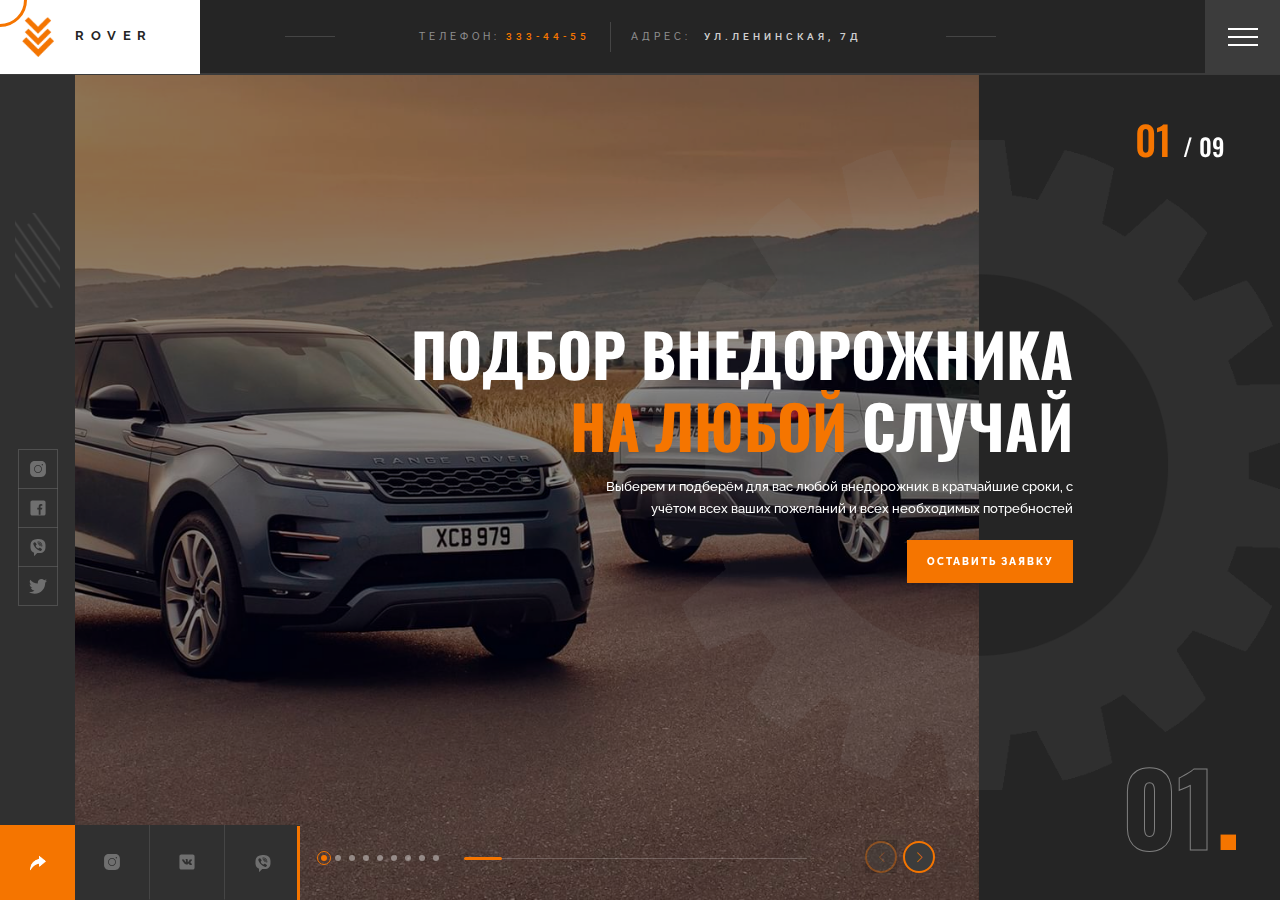
<file: index.html>
<!DOCTYPE html>
<html lang="ru">

<head>
	<meta charset="UTF-8">
	<meta http-equiv="X-UA-Compatible" content="IE=edge">
	<meta name="viewport" content="width=device-width, initial-scale=1.0"
		minimum-scale="1.0, maximum-scale=1.0, user-scale=no">
	<meta property="og:title" content="Подберём любой внедорожник в кратчайшие сроки">
	<meta property="og:image" content="img/1.jpg">
	<meta property="og:description" content="Подберём любой внедорожник в кратчайшие сроки">
	<link rel="stylesheet" href="css/style.min.css">
	<title>Cool Slider</title>
</head>

<body>
	
	<div id="cursor"></div>
	<header class="home-header">
		<div class="top-line">
			<a href="" class="logo">
				<span class="logo__img-wrapper">
					<picture><source srcset="img/logo.webp" type="image/webp"><img src="img/logo.png" alt="логотип" class="logo__image"></picture>
				</span>
				<span class="logo__text">Rover</span>
			</a>
			<div class="top-line__decoration"></div>
			<div class="top-line__contacts">
				Телефон: <a class="top-line__numbers" href="tel:+11122334455">333-44-55</a>
				<span class="top-line__separation"></span>
				<span class="top-line__adress">Адрес:
					<span class="top-line__text">ул.Ленинская, 7Д</span>
				</span>
			</div>
			<div class="top-line__decoration"></div>
			<div class="menu-button-container">
				<a href="#" class="menu-button">
					<span></span>
				</a>
			</div>
		</div>
		<div class="home-header__content">
			<aside class="home-aside">
				<div class="home-aside__decoration"></div>
				<div class="home-aside__soc">
					<div class="home-aside__soc-items">
						<a href="#" class="soc-item" target="_blank"><img src="img/svgicons/instagram.svg"
								alt="Instaram"></a>
						<a href="#" class="soc-item" target="_blank"><img src="img/svgicons/facebook-f.svg"
								alt="Facebook"></a>
						<a href="#" class="soc-item" target="_blank"><img src="img/svgicons/viber.svg" alt="viber"></a>
						<a href="#" class="soc-item" target="_blank"> <img src="img/svgicons/twitter.svg" alt="Twitter"></a>
					</div>
				</div>
				<div class="home-aside__share-icon"><span class='arrow-right-white'></span>
				</div>
			</aside>
			<div class="slider-container">

				<div class="slider-text">
					<div class="swiper-wrapper">

						<div class="swiper-slide slider-text__slide">
							<div class="slider-text__content">
								<h2 class="slider-text__heading">Подбор внедорожника <span> на любой </span> случай</h2>
								<p class="slider-text__desc">Выберем и подберём для вас любой внедорожник в кратчайшие сроки,
									с учётом всех ваших
									пожеланий и всех необходимых потребностей</p>
								<button data-micromodal-open="modal-1" class="button slider-text__button"><span>Оставить
										заявку</span></button>
							</div>
						</div>
						<div class="swiper-slide slider-text__slide">
							<div class="slider-text__content">
								<h2 class="slider-text__heading">Индивидуальный подход <span> к каждому </span> покупателю</h2>
								<p class="slider-text__desc">Все автомобили мы подбираем индивидуально для каждого клиента или
									покупателя и с трепетом относимся к результату нашей работы</p>
								<button data-micromodal-open="modal-1" class="button slider-text__button"><span>Оставить
										заявку</span></button>
							</div>
						</div>
						<div class="swiper-slide slider-text__slide">
							<div class="slider-text__content">
								<h2 class="slider-text__heading">Выбор лучшей модели <span> из модельного </span> ряда</h2>
								<p class="slider-text__desc">В нашем модельном ряду имеются модели сотен различных
									внедорожников, которые удовлетворят даже самого требовательного клиента</p>
								<button data-micromodal-open="modal-1" class="button slider-text__button"><span>Оставить
										заявку</span></button>
							</div>
						</div>
						<div class="swiper-slide slider-text__slide">
							<div class="slider-text__content">
								<h2 class="slider-text__heading">Подбор внедорожника <span> на любой </span> случай</h2>
								<p class="slider-text__desc">Выберем и подберём для вас любой внедорожник в кратчайшие сроки,
									с учётом всех ваших
									пожеланий и всех необходимых потребностей</p>
								<button data-micromodal-open="modal-1" class="button slider-text__button"><span>Оставить
										заявку</span></button>
							</div>
						</div>
						<div class="swiper-slide slider-text__slide">
							<div class="slider-text__content">
								<h2 class="slider-text__heading">Индивидуальный подход <span> к каждому </span> покупателю</h2>
								<p class="slider-text__desc">Все автомобили мы подбираем индивидуально для каждого клиента или
									покупателя и с трепетом относимся к результату нашей работы</p>
								<button data-micromodal-open="modal-1" data-micromodal-open="modal-1"
									class="button slider-text__button"><span>Оставить заявку</span></button>
							</div>
						</div>
						<div class="swiper-slide slider-text__slide">
							<div class="slider-text__content">
								<h2 class="slider-text__heading">Выбор лучшей модели <span> из модельного </span> ряда</h2>
								<p class="slider-text__desc">В нашем модельном ряду имеются модели сотен различных
									внедорожников, которые удовлетворят даже самого требовательного клиента</p>
								<button data-micromodal-open="modal-1" class="button slider-text__button"><span>Оставить
										заявку</span></button>
							</div>
						</div>
						<div class="swiper-slide slider-text__slide">
							<div class="slider-text__content">
								<h2 class="slider-text__heading">Индивидуальный подход <span> к каждому </span> покупателю</h2>
								<p class="slider-text__desc">Все автомобили мы подбираем индивидуально для каждого клиента или
									покупателя и с трепетом относимся к результату нашей работы</p>
								<button data-micromodal-open="modal-1" class="button slider-text__button"><span>Оставить
										заявку</span></button>
							</div>
						</div>
						<div class="swiper-slide slider-text__slide">
							<div class="slider-text__content">
								<h2 class="slider-text__heading">Выбор лучшей модели <span> из модельного </span> ряда</h2>
								<p class="slider-text__desc">В нашем модельном ряду имеются модели сотен различных
									внедорожников, которые удовлетворят даже самого требовательного клиента</p>
								<button data-micromodal-open="modal-1" class="button slider-text__button"><span>Оставить
										заявку</span></button>
							</div>
						</div>
						<div class="swiper-slide slider-text__slide">
							<div class="slider-text__content">
								<h2 class="slider-text__heading">Подбор внедорожника <span> на любой </span> случай</h2>
								<p class="slider-text__desc">Выберем и подберём для вас любой внедорожник в кратчайшие сроки,
									с учётом всех ваших
									пожеланий и всех необходимых потребностей</p>
								<button data-micromodal-open="modal-1" class="button slider-text__button"><span>Оставить
										заявку</span></button>
							</div>
						</div>
					</div>
				</div>

				<div class="slider-img">
					<div class="swiper-wrapper">

						<div class="swiper-slide slider-img__slider">
							<div class="slider-img__bg" data-swiper-parallax="20%" style="background-image:url(img/1.jpg);">
							</div>
						</div>
						<div class="swiper-slide slider-img__slider">
							<div class="slider-img__bg" data-swiper-parallax="20%" style="background-image:url(img/2.jpg);">
							</div>
						</div>
						<div class="swiper-slide slider-img__slider">
							<div class="slider-img__bg" data-swiper-parallax="20%" style="background-image:url(img/3.jpg);">
							</div>
						</div>
						<div class="swiper-slide slider-img__slider">
							<div class="slider-img__bg" data-swiper-parallax="20%" style="background-image:url(img/4.jpg);">
							</div>
						</div>
						<div class="swiper-slide slider-img__slider">
							<div class="slider-img__bg" data-swiper-parallax="20%" style="background-image:url(img/5.jpg);">
							</div>
						</div>
						<div class="swiper-slide slider-img__slider">
							<div class="slider-img__bg" data-swiper-parallax="20%" style="background-image:url(img/6.jpg);">
							</div>
						</div>
						<div class="swiper-slide slider-img__slider">
							<div class="slider-img__bg" data-swiper-parallax="20%" style="background-image:url(img/7.jpg);">
							</div>
						</div>
						<div class="swiper-slide slider-img__slider">
							<div class="slider-img__bg" data-swiper-parallax="20%" style="background-image:url(img/8.jpg);">
							</div>
						</div>
						<div class="swiper-slide slider-img__slider">
							<div class="slider-img__bg" data-swiper-parallax="20%" style="background-image:url(img/9.jpg);">
							</div>
						</div>

					</div>
				</div>

				<div class="slider-bottom">
					<div class="slider_share">
						<div class="slider_share__items">
							<a href="#" class="soc-item slider_share__item" target="_blank"> <img
									src="img/svgicons/instagram.svg" alt="Facebook"></a>
							<a href="#" class="soc-item slider_share__item" target="_blank"> <img src="img/svgicons/vk.svg"
									alt="Vk"></a>
							<a href="#" class="soc-item slider_share__item" target="_blank"> <img src="img/svgicons/viber.svg"
									alt="Viber"></a>
						</div>
					</div>
					<div class="slider-pagination">
						<div class="swiper-pagination"></div>
					</div>
					<div class="slider_scrollbar">
						<div class="swiper-scrollbar"></div>
					</div>
					<div class="slider-navigation">
						<div class="slider-navigation__container">
							<div class="swiper-button-prev"></div>
							<div class="swiper-button-next"></div>
						</div>
					</div>
				</div>
				<div class="slider-pagination__count">
					<span class="current">01</span> / <span class="total"></span>
				</div>
				<div class="slider-pagination_current"><span class="slider-pagination_current__num">01</span><span
						class="slider-pagination_current__dot">.</span>
				</div>


				<div class="slider-gear"></div>

			</div>
		</div>


	</header>

	
	<script src="js/app.min.js"></script>
	<div class="modal micromodal-slide" id="modal-1" aria-hidden="true">
	<div class="modal__overlay" tabindex="-1" data-micromodal-close>
		<div class="modal__container" role="dialog" aria-modal="true" aria-labelledby="modal-1-title">
			<header class="modal__header">
				<h2 class="modal__title" id="modal-1-title">
					Оставить заявку
				</h2>
				<button class="modal__close" aria-label="Закрыть окно" data-micromodal-close></button>
			</header>
			<form action="#">
				<main class="modal__content" id="modal-1-content">
					<input type="text" class="form-input modal__input" name="VH-name" placeholder="Ваше имя">
					<input type="text" class="form-input modal__input" name="VH-phone" placeholder="Ваш телефон">
					<textarea name="message" placeholder="Сообщение" class="form-input modal__input"></textarea>
				</main>
				<footer class="modal__footer">
					<button class="button"><span>Отправить</span></button>
				</footer>
			</form>
		</div>
	</div>
</div>
</file>
<file: css/style.min.css>
@charset "UTF-8";@import url('https://fonts.googleapis.com/css2?family=Oswald:wght@500; 700;900&display=swap&subset=cyrillic');@import url(https://fonts.googleapis.com/css2?family=Raleway:wght@400;500;600;700&display=swap&subset=cyrillic);@import url(https://fonts.googleapis.com/css2?family=Roboto:ital,wght@0,400;0,500;0,700;1,500;1,700&display=swap&subset=cyrillic);*{padding:0;margin:0;border:0;-webkit-box-sizing:border-box;box-sizing:border-box}*,:after,:before{-webkit-box-sizing:border-box;box-sizing:border-box}:active,:focus{outline:0}a:active,a:focus{outline:0}aside,footer,header,nav{display:block}body,html{height:100%;width:100%}button,input,textarea{font-family:inherit}input::-ms-clear{display:none}button{cursor:pointer}button::-moz-focus-inner{padding:0;border:0}a,a:visited{text-decoration:none}a:hover{text-decoration:none}ul li{list-style:none}img{vertical-align:top}h1,h2,h3,h4,h5,h6{font-size:40px;font-weight:400}#cursor{position:absolute;width:18px;height:18px;background-color:#f57500;z-index:10000;border-radius:100%;-webkit-user-select:none;-moz-user-select:none;-ms-user-select:none;user-select:none;pointer-events:none;margin:-9px 0 0 -9px;-webkit-transform:scale(1);-ms-transform:scale(1);transform:scale(1);-webkit-transition:-webkit-transform .6s cubic-bezier(.75,-1.27,.3,2.33);transition:-webkit-transform .6s cubic-bezier(.75,-1.27,.3,2.33);-o-transition:transform .6s cubic-bezier(.75,-1.27,.3,2.33);transition:transform .6s cubic-bezier(.75,-1.27,.3,2.33);transition:transform .6s cubic-bezier(.75,-1.27,.3,2.33),-webkit-transform .6s cubic-bezier(.75,-1.27,.3,2.33)}#cursor.active{-webkit-transform:scale(3);-ms-transform:scale(3);transform:scale(3);background-color:rgba(255,255,255,.1);border:.1px solid #f57500}#cursor.hidden{-webkit-transform:scale(.001);-ms-transform:scale(.001);transform:scale(.001)}@font-face{font-family:swiper-icons;src:url("data:application/font-woff;charset=utf-8;base64, [base64]//wADZ2x5ZgAAAywAAADMAAAD2MHtryVoZWFkAAABbAAAADAAAAA2E2+eoWhoZWEAAAGcAAAAHwAAACQC9gDzaG10eAAAAigAAAAZAAAArgJkABFsb2NhAAAC0AAAAFoAAABaFQAUGG1heHAAAAG8AAAAHwAAACAAcABAbmFtZQAAA/gAAAE5AAACXvFdBwlwb3N0AAAFNAAAAGIAAACE5s74hXjaY2BkYGAAYpf5Hu/j+W2+MnAzMYDAzaX6QjD6/4//Bxj5GA8AuRwMYGkAPywL13jaY2BkYGA88P8Agx4j+/8fQDYfA1AEBWgDAIB2BOoAeNpjYGRgYNBh4GdgYgABEMnIABJzYNADCQAACWgAsQB42mNgYfzCOIGBlYGB0YcxjYGBwR1Kf2WQZGhhYGBiYGVmgAFGBiQQkOaawtDAoMBQxXjg/wEGPcYDDA4wNUA2CCgwsAAAO4EL6gAAeNpj2M0gyAACqxgGNWBkZ2D4/wMA+xkDdgAAAHjaY2BgYGaAYBkGRgYQiAHyGMF8FgYHIM3DwMHABGQrMOgyWDLEM1T9/w8UBfEMgLzE////P/5//f/V/xv+r4eaAAeMbAxwIUYmIMHEgKYAYjUcsDAwsLKxc3BycfPw8jEQA/[base64]/uznmfPFBNODM2K7MTQ45YEAZqGP81AmGGcF3iPqOop0r1SPTaTbVkfUe4HXj97wYE+yNwWYxwWu4v1ugWHgo3S1XdZEVqWM7ET0cfnLGxWfkgR42o2PvWrDMBSFj/IHLaF0zKjRgdiVMwScNRAoWUoH78Y2icB/yIY09An6AH2Bdu/UB+yxopYshQiEvnvu0dURgDt8QeC8PDw7Fpji3fEA4z/PEJ6YOB5hKh4dj3EvXhxPqH/SKUY3rJ7srZ4FZnh1PMAtPhwP6fl2PMJMPDgeQ4rY8YT6Gzao0eAEA409DuggmTnFnOcSCiEiLMgxCiTI6Cq5DZUd3Qmp10vO0LaLTd2cjN4fOumlc7lUYbSQcZFkutRG7g6JKZKy0RmdLY680CDnEJ+UMkpFFe1RN7nxdVpXrC4aTtnaurOnYercZg2YVmLN/d/gczfEimrE/fs/bOuq29Zmn8tloORaXgZgGa78yO9/cnXm2BpaGvq25Dv9S4E9+5SIc9PqupJKhYFSSl47+Qcr1mYNAAAAeNptw0cKwkAAAMDZJA8Q7OUJvkLsPfZ6zFVERPy8qHh2YER+3i/BP83vIBLLySsoKimrqKqpa2hp6+jq6RsYGhmbmJqZSy0sraxtbO3sHRydnEMU4uR6yx7JJXveP7WrDycAAAAAAAH//wACeNpjYGRgYOABYhkgZgJCZgZNBkYGLQZtIJsFLMYAAAw3ALgAeNolizEKgDAQBCchRbC2sFER0YD6qVQiBCv/H9ezGI6Z5XBAw8CBK/m5iQQVauVbXLnOrMZv2oLdKFa8Pjuru2hJzGabmOSLzNMzvutpB3N42mNgZGBg4GKQYzBhYMxJLMlj4GBgAYow/P/PAJJhLM6sSoWKfWCAAwDAjgbRAAB42mNgYGBkAIIbCZo5IPrmUn0hGA0AO8EFTQAA");font-weight:400;font-style:normal}:root{--swiper-theme-color:#007aff}.swiper,swiper-container{margin-left:auto;margin-right:auto;position:relative;overflow:hidden;list-style:none;padding:0;z-index:1;display:block}.swiper-vertical>.swiper-wrapper{-webkit-box-orient:vertical;-webkit-box-direction:normal;-ms-flex-direction:column;flex-direction:column}.swiper-wrapper{position:relative;width:100%;height:100%;z-index:1;display:-webkit-box;display:-ms-flexbox;display:flex;-webkit-transition-property:-webkit-transform;transition-property:-webkit-transform;-o-transition-property:transform;transition-property:transform;transition-property:transform,-webkit-transform;-webkit-transition-timing-function:var(--swiper-wrapper-transition-timing-function,initial);-o-transition-timing-function:var(--swiper-wrapper-transition-timing-function,initial);transition-timing-function:var(--swiper-wrapper-transition-timing-function,initial);-webkit-box-sizing:content-box;box-sizing:content-box}.swiper-android .swiper-slide,.swiper-wrapper{-webkit-transform:translate3d(0,0,0);transform:translate3d(0,0,0)}.swiper-horizontal{-ms-touch-action:pan-y;touch-action:pan-y}.swiper-vertical{-ms-touch-action:pan-x;touch-action:pan-x}.swiper-slide,swiper-slide{-ms-flex-negative:0;flex-shrink:0;width:100%;height:100%;position:relative;-webkit-transition-property:-webkit-transform;transition-property:-webkit-transform;-o-transition-property:transform;transition-property:transform;transition-property:transform,-webkit-transform;display:block}.swiper-slide-invisible-blank{visibility:hidden}.swiper-autoheight,.swiper-autoheight .swiper-slide{height:auto}.swiper-autoheight .swiper-wrapper{-webkit-box-align:start;-ms-flex-align:start;align-items:flex-start;-webkit-transition-property:height,-webkit-transform;transition-property:height,-webkit-transform;-o-transition-property:transform,height;transition-property:transform,height;transition-property:transform,height,-webkit-transform}.swiper-backface-hidden .swiper-slide{-webkit-transform:translateZ(0);transform:translateZ(0);-webkit-backface-visibility:hidden;backface-visibility:hidden}.swiper-3d.swiper-css-mode .swiper-wrapper{-webkit-perspective:1200px;perspective:1200px}.swiper-3d .swiper-wrapper{-webkit-transform-style:preserve-3d;transform-style:preserve-3d}.swiper-3d{-webkit-perspective:1200px;perspective:1200px}.swiper-3d .swiper-cube-shadow,.swiper-3d .swiper-slide,.swiper-3d .swiper-slide-shadow,.swiper-3d .swiper-slide-shadow-bottom,.swiper-3d .swiper-slide-shadow-left,.swiper-3d .swiper-slide-shadow-right,.swiper-3d .swiper-slide-shadow-top{-webkit-transform-style:preserve-3d;transform-style:preserve-3d}.swiper-3d .swiper-slide-shadow,.swiper-3d .swiper-slide-shadow-bottom,.swiper-3d .swiper-slide-shadow-left,.swiper-3d .swiper-slide-shadow-right,.swiper-3d .swiper-slide-shadow-top{position:absolute;left:0;top:0;width:100%;height:100%;pointer-events:none;z-index:10}.swiper-3d .swiper-slide-shadow{background:rgba(0,0,0,.15)}.swiper-3d .swiper-slide-shadow-left{background-image:-webkit-gradient(linear,right top,left top,from(rgba(0,0,0,.5)),to(rgba(0,0,0,0)));background-image:-o-linear-gradient(right,rgba(0,0,0,.5),rgba(0,0,0,0));background-image:linear-gradient(to left,rgba(0,0,0,.5),rgba(0,0,0,0))}.swiper-3d .swiper-slide-shadow-right{background-image:-webkit-gradient(linear,left top,right top,from(rgba(0,0,0,.5)),to(rgba(0,0,0,0)));background-image:-o-linear-gradient(left,rgba(0,0,0,.5),rgba(0,0,0,0));background-image:linear-gradient(to right,rgba(0,0,0,.5),rgba(0,0,0,0))}.swiper-3d .swiper-slide-shadow-top{background-image:-webkit-gradient(linear,left bottom,left top,from(rgba(0,0,0,.5)),to(rgba(0,0,0,0)));background-image:-o-linear-gradient(bottom,rgba(0,0,0,.5),rgba(0,0,0,0));background-image:linear-gradient(to top,rgba(0,0,0,.5),rgba(0,0,0,0))}.swiper-3d .swiper-slide-shadow-bottom{background-image:-webkit-gradient(linear,left top,left bottom,from(rgba(0,0,0,.5)),to(rgba(0,0,0,0)));background-image:-o-linear-gradient(top,rgba(0,0,0,.5),rgba(0,0,0,0));background-image:linear-gradient(to bottom,rgba(0,0,0,.5),rgba(0,0,0,0))}.swiper-css-mode>.swiper-wrapper{overflow:auto;scrollbar-width:none;-ms-overflow-style:none}.swiper-css-mode>.swiper-wrapper::-webkit-scrollbar{display:none}.swiper-css-mode>.swiper-wrapper>.swiper-slide{scroll-snap-align:start start}.swiper-horizontal.swiper-css-mode>.swiper-wrapper{-ms-scroll-snap-type:x mandatory;scroll-snap-type:x mandatory}.swiper-vertical.swiper-css-mode>.swiper-wrapper{-ms-scroll-snap-type:y mandatory;scroll-snap-type:y mandatory}.swiper-centered>.swiper-wrapper::before{content:"";-ms-flex-negative:0;flex-shrink:0;-webkit-box-ordinal-group:10000;-ms-flex-order:9999;order:9999}.swiper-centered>.swiper-wrapper>.swiper-slide{scroll-snap-align:center center;scroll-snap-stop:always}.swiper-centered.swiper-horizontal>.swiper-wrapper>.swiper-slide:first-child{-webkit-margin-start:var(--swiper-centered-offset-before);margin-inline-start:var(--swiper-centered-offset-before)}.swiper-centered.swiper-horizontal>.swiper-wrapper::before{height:100%;min-height:1px;width:var(--swiper-centered-offset-after)}.swiper-centered.swiper-vertical>.swiper-wrapper>.swiper-slide:first-child{-webkit-margin-before:var(--swiper-centered-offset-before);margin-block-start:var(--swiper-centered-offset-before)}.swiper-centered.swiper-vertical>.swiper-wrapper::before{width:100%;min-width:1px;height:var(--swiper-centered-offset-after)}.swiper-lazy-preloader{width:42px;height:42px;position:absolute;left:50%;top:50%;margin-left:-21px;margin-top:-21px;z-index:10;-webkit-transform-origin:50%;-ms-transform-origin:50%;transform-origin:50%;-webkit-box-sizing:border-box;box-sizing:border-box;border:4px solid var(--swiper-preloader-color,var(--swiper-theme-color));border-radius:50%;border-top-color:transparent}.swiper-watch-progress .swiper-slide-visible .swiper-lazy-preloader,.swiper:not(.swiper-watch-progress) .swiper-lazy-preloader,swiper-container:not(.swiper-watch-progress) .swiper-lazy-preloader{-webkit-animation:swiper-preloader-spin 1s infinite linear;animation:swiper-preloader-spin 1s infinite linear}.swiper-lazy-preloader-white{--swiper-preloader-color:#fff}.swiper-lazy-preloader-black{--swiper-preloader-color:#000}@-webkit-keyframes swiper-preloader-spin{0%{-webkit-transform:rotate(0);transform:rotate(0)}100%{-webkit-transform:rotate(360deg);transform:rotate(360deg)}}@keyframes swiper-preloader-spin{0%{-webkit-transform:rotate(0);transform:rotate(0)}100%{-webkit-transform:rotate(360deg);transform:rotate(360deg)}}.swiper-virtual .swiper-slide{-webkit-backface-visibility:hidden;-webkit-transform:translateZ(0);transform:translateZ(0)}.swiper-virtual.swiper-css-mode .swiper-wrapper::after{content:"";position:absolute;left:0;top:0;pointer-events:none}.swiper-virtual.swiper-css-mode.swiper-horizontal .swiper-wrapper::after{height:1px;width:var(--swiper-virtual-size)}.swiper-virtual.swiper-css-mode.swiper-vertical .swiper-wrapper::after{width:1px;height:var(--swiper-virtual-size)}:root{--swiper-navigation-size:44px}.swiper-button-next,.swiper-button-prev{position:absolute;top:var(--swiper-navigation-top-offset,50%);width:calc(var(--swiper-navigation-size)/ 44 * 27);height:var(--swiper-navigation-size);margin-top:calc(0px - var(--swiper-navigation-size)/ 2);z-index:10;cursor:pointer;display:-webkit-box;display:-ms-flexbox;display:flex;-webkit-box-align:center;-ms-flex-align:center;align-items:center;-webkit-box-pack:center;-ms-flex-pack:center;justify-content:center;color:var(--swiper-navigation-color,var(--swiper-theme-color))}.swiper-button-next.swiper-button-disabled,.swiper-button-prev.swiper-button-disabled{opacity:.35;cursor:auto;pointer-events:none}.swiper-button-next.swiper-button-hidden,.swiper-button-prev.swiper-button-hidden{opacity:0;cursor:auto;pointer-events:none}.swiper-navigation-disabled .swiper-button-next,.swiper-navigation-disabled .swiper-button-prev{display:none!important}.swiper-button-next:after,.swiper-button-prev:after{font-family:swiper-icons;font-size:var(--swiper-navigation-size);text-transform:none!important;letter-spacing:0;font-variant:initial;line-height:1}.swiper-button-prev,.swiper-rtl .swiper-button-next{left:var(--swiper-navigation-sides-offset,10px);right:auto}.swiper-button-prev:after,.swiper-rtl .swiper-button-next:after{content:"prev"}.swiper-button-next,.swiper-rtl .swiper-button-prev{right:var(--swiper-navigation-sides-offset,10px);left:auto}.swiper-button-next:after,.swiper-rtl .swiper-button-prev:after{content:"next"}.swiper-button-lock{display:none}.swiper-pagination{position:absolute;text-align:center;-webkit-transition:.3s opacity;-o-transition:.3s opacity;transition:.3s opacity;-webkit-transform:translate3d(0,0,0);transform:translate3d(0,0,0);z-index:10}.swiper-pagination.swiper-pagination-hidden{opacity:0}.swiper-pagination-disabled>.swiper-pagination,.swiper-pagination.swiper-pagination-disabled{display:none!important}.swiper-horizontal>.swiper-pagination-bullets,.swiper-pagination-bullets.swiper-pagination-horizontal,.swiper-pagination-custom,.swiper-pagination-fraction{bottom:var(--swiper-pagination-bottom,8px);top:var(--swiper-pagination-top,auto);left:0;width:100%}.swiper-pagination-bullets-dynamic{overflow:hidden;font-size:0}.swiper-pagination-bullets-dynamic .swiper-pagination-bullet{-webkit-transform:scale(.33);-ms-transform:scale(.33);transform:scale(.33);position:relative}.swiper-pagination-bullets-dynamic .swiper-pagination-bullet-active{-webkit-transform:scale(1);-ms-transform:scale(1);transform:scale(1)}.swiper-pagination-bullets-dynamic .swiper-pagination-bullet-active-main{-webkit-transform:scale(1);-ms-transform:scale(1);transform:scale(1)}.swiper-pagination-bullets-dynamic .swiper-pagination-bullet-active-prev{-webkit-transform:scale(.66);-ms-transform:scale(.66);transform:scale(.66)}.swiper-pagination-bullets-dynamic .swiper-pagination-bullet-active-prev-prev{-webkit-transform:scale(.33);-ms-transform:scale(.33);transform:scale(.33)}.swiper-pagination-bullets-dynamic .swiper-pagination-bullet-active-next{-webkit-transform:scale(.66);-ms-transform:scale(.66);transform:scale(.66)}.swiper-pagination-bullets-dynamic .swiper-pagination-bullet-active-next-next{-webkit-transform:scale(.33);-ms-transform:scale(.33);transform:scale(.33)}.swiper-pagination-bullet{width:var(--swiper-pagination-bullet-width,var(--swiper-pagination-bullet-size,8px));height:var(--swiper-pagination-bullet-height,var(--swiper-pagination-bullet-size,8px));display:inline-block;border-radius:var(--swiper-pagination-bullet-border-radius,50%);background:var(--swiper-pagination-bullet-inactive-color,#000);opacity:var(--swiper-pagination-bullet-inactive-opacity,.2)}button.swiper-pagination-bullet{border:none;margin:0;padding:0;-webkit-box-shadow:none;box-shadow:none;-webkit-appearance:none;-moz-appearance:none;appearance:none}.swiper-pagination-clickable .swiper-pagination-bullet{cursor:pointer}.swiper-pagination-bullet:only-child{display:none!important}.swiper-pagination-bullet-active{opacity:var(--swiper-pagination-bullet-opacity,1);background:var(--swiper-pagination-color,var(--swiper-theme-color))}.swiper-pagination-vertical.swiper-pagination-bullets,.swiper-vertical>.swiper-pagination-bullets{right:var(--swiper-pagination-right,8px);left:var(--swiper-pagination-left,auto);top:50%;-webkit-transform:translate3d(0,-50%,0);transform:translate3d(0,-50%,0)}.swiper-pagination-vertical.swiper-pagination-bullets .swiper-pagination-bullet,.swiper-vertical>.swiper-pagination-bullets .swiper-pagination-bullet{margin:var(--swiper-pagination-bullet-vertical-gap,6px) 0;display:block}.swiper-pagination-vertical.swiper-pagination-bullets.swiper-pagination-bullets-dynamic,.swiper-vertical>.swiper-pagination-bullets.swiper-pagination-bullets-dynamic{top:50%;-webkit-transform:translateY(-50%);-ms-transform:translateY(-50%);transform:translateY(-50%);width:8px}.swiper-pagination-vertical.swiper-pagination-bullets.swiper-pagination-bullets-dynamic .swiper-pagination-bullet,.swiper-vertical>.swiper-pagination-bullets.swiper-pagination-bullets-dynamic .swiper-pagination-bullet{display:inline-block;-webkit-transition:.2s top,.2s -webkit-transform;transition:.2s top,.2s -webkit-transform;-o-transition:.2s transform,.2s top;transition:.2s transform,.2s top;transition:.2s transform,.2s top,.2s -webkit-transform}.swiper-horizontal>.swiper-pagination-bullets .swiper-pagination-bullet,.swiper-pagination-horizontal.swiper-pagination-bullets .swiper-pagination-bullet{margin:0 var(--swiper-pagination-bullet-horizontal-gap,4px)}.swiper-horizontal>.swiper-pagination-bullets.swiper-pagination-bullets-dynamic,.swiper-pagination-horizontal.swiper-pagination-bullets.swiper-pagination-bullets-dynamic{left:50%;-webkit-transform:translateX(-50%);-ms-transform:translateX(-50%);transform:translateX(-50%);white-space:nowrap}.swiper-horizontal>.swiper-pagination-bullets.swiper-pagination-bullets-dynamic .swiper-pagination-bullet,.swiper-pagination-horizontal.swiper-pagination-bullets.swiper-pagination-bullets-dynamic .swiper-pagination-bullet{-webkit-transition:.2s left,.2s -webkit-transform;transition:.2s left,.2s -webkit-transform;-o-transition:.2s transform,.2s left;transition:.2s transform,.2s left;transition:.2s transform,.2s left,.2s -webkit-transform}.swiper-horizontal.swiper-rtl>.swiper-pagination-bullets-dynamic .swiper-pagination-bullet,:host(.swiper-horizontal.swiper-rtl) .swiper-pagination-bullets-dynamic .swiper-pagination-bullet{-webkit-transition:.2s right,.2s -webkit-transform;transition:.2s right,.2s -webkit-transform;-o-transition:.2s transform,.2s right;transition:.2s transform,.2s right;transition:.2s transform,.2s right,.2s -webkit-transform}.swiper-pagination-fraction{color:var(--swiper-pagination-fraction-color,inherit)}.swiper-pagination-progressbar{background:var(--swiper-pagination-progressbar-bg-color,rgba(0,0,0,.25));position:absolute}.swiper-pagination-progressbar .swiper-pagination-progressbar-fill{background:var(--swiper-pagination-color,var(--swiper-theme-color));position:absolute;left:0;top:0;width:100%;height:100%;-webkit-transform:scale(0);-ms-transform:scale(0);transform:scale(0);-webkit-transform-origin:left top;-ms-transform-origin:left top;transform-origin:left top}.swiper-rtl .swiper-pagination-progressbar .swiper-pagination-progressbar-fill{-webkit-transform-origin:right top;-ms-transform-origin:right top;transform-origin:right top}.swiper-horizontal>.swiper-pagination-progressbar,.swiper-pagination-progressbar.swiper-pagination-horizontal,.swiper-pagination-progressbar.swiper-pagination-vertical.swiper-pagination-progressbar-opposite,.swiper-vertical>.swiper-pagination-progressbar.swiper-pagination-progressbar-opposite{width:100%;height:var(--swiper-pagination-progressbar-size,4px);left:0;top:0}.swiper-horizontal>.swiper-pagination-progressbar.swiper-pagination-progressbar-opposite,.swiper-pagination-progressbar.swiper-pagination-horizontal.swiper-pagination-progressbar-opposite,.swiper-pagination-progressbar.swiper-pagination-vertical,.swiper-vertical>.swiper-pagination-progressbar{width:var(--swiper-pagination-progressbar-size,4px);height:100%;left:0;top:0}.swiper-pagination-lock{display:none}.swiper-scrollbar{border-radius:var(--swiper-scrollbar-border-radius,10px);position:relative;-ms-touch-action:none;background:var(--swiper-scrollbar-bg-color,rgba(0,0,0,.1))}.swiper-scrollbar-disabled>.swiper-scrollbar,.swiper-scrollbar.swiper-scrollbar-disabled{display:none!important}.swiper-horizontal>.swiper-scrollbar,.swiper-scrollbar.swiper-scrollbar-horizontal{position:absolute;left:var(--swiper-scrollbar-sides-offset,1%);bottom:var(--swiper-scrollbar-bottom,4px);top:var(--swiper-scrollbar-top,auto);z-index:50;height:var(--swiper-scrollbar-size,4px);width:calc(100% - 2 * var(--swiper-scrollbar-sides-offset,1%))}.swiper-scrollbar.swiper-scrollbar-vertical,.swiper-vertical>.swiper-scrollbar{position:absolute;left:var(--swiper-scrollbar-left,auto);right:var(--swiper-scrollbar-right,4px);top:var(--swiper-scrollbar-sides-offset,1%);z-index:50;width:var(--swiper-scrollbar-size,4px);height:calc(100% - 2 * var(--swiper-scrollbar-sides-offset,1%))}.swiper-scrollbar-drag{height:100%;width:100%;position:relative;background:var(--swiper-scrollbar-drag-bg-color,rgba(0,0,0,.5));border-radius:var(--swiper-scrollbar-border-radius,10px);left:0;top:0}.swiper-scrollbar-cursor-drag{cursor:move}.swiper-scrollbar-lock{display:none}.swiper-zoom-container{width:100%;height:100%;display:-webkit-box;display:-ms-flexbox;display:flex;-webkit-box-pack:center;-ms-flex-pack:center;justify-content:center;-webkit-box-align:center;-ms-flex-align:center;align-items:center;text-align:center}.swiper-zoom-container>canvas,.swiper-zoom-container>img,.swiper-zoom-container>svg{max-width:100%;max-height:100%;-o-object-fit:contain;object-fit:contain}.swiper-slide-zoomed{cursor:move;-ms-touch-action:none;touch-action:none}.swiper .swiper-notification,swiper-container .swiper-notification{position:absolute;left:0;top:0;pointer-events:none;opacity:0;z-index:-1000}.swiper-free-mode>.swiper-wrapper{-webkit-transition-timing-function:ease-out;-o-transition-timing-function:ease-out;transition-timing-function:ease-out;margin:0 auto}.swiper-grid>.swiper-wrapper{-ms-flex-wrap:wrap;flex-wrap:wrap}.swiper-grid-column>.swiper-wrapper{-ms-flex-wrap:wrap;flex-wrap:wrap;-webkit-box-orient:vertical;-webkit-box-direction:normal;-ms-flex-direction:column;flex-direction:column}.swiper-fade.swiper-free-mode .swiper-slide{-webkit-transition-timing-function:ease-out;-o-transition-timing-function:ease-out;transition-timing-function:ease-out}.swiper-fade .swiper-slide{pointer-events:none;-webkit-transition-property:opacity;-o-transition-property:opacity;transition-property:opacity}.swiper-fade .swiper-slide .swiper-slide{pointer-events:none}.swiper-fade .swiper-slide-active,.swiper-fade .swiper-slide-active .swiper-slide-active{pointer-events:auto}.swiper-cube{overflow:visible}.swiper-cube .swiper-slide{pointer-events:none;-webkit-backface-visibility:hidden;backface-visibility:hidden;z-index:1;visibility:hidden;-webkit-transform-origin:0 0;-ms-transform-origin:0 0;transform-origin:0 0;width:100%;height:100%}.swiper-cube .swiper-slide .swiper-slide{pointer-events:none}.swiper-cube.swiper-rtl .swiper-slide{-webkit-transform-origin:100% 0;-ms-transform-origin:100% 0;transform-origin:100% 0}.swiper-cube .swiper-slide-active,.swiper-cube .swiper-slide-active .swiper-slide-active{pointer-events:auto}.swiper-cube .swiper-slide-active,.swiper-cube .swiper-slide-next,.swiper-cube .swiper-slide-next+.swiper-slide,.swiper-cube .swiper-slide-prev{pointer-events:auto;visibility:visible}.swiper-cube .swiper-slide-shadow-bottom,.swiper-cube .swiper-slide-shadow-left,.swiper-cube .swiper-slide-shadow-right,.swiper-cube .swiper-slide-shadow-top{z-index:0;-webkit-backface-visibility:hidden;backface-visibility:hidden}.swiper-cube .swiper-cube-shadow{position:absolute;left:0;bottom:0;width:100%;height:100%;opacity:.6;z-index:0}.swiper-cube .swiper-cube-shadow:before{content:"";background:#000;position:absolute;left:0;top:0;bottom:0;right:0;-webkit-filter:blur(50px);filter:blur(50px)}.swiper-flip{overflow:visible}.swiper-flip .swiper-slide{pointer-events:none;-webkit-backface-visibility:hidden;backface-visibility:hidden;z-index:1}.swiper-flip .swiper-slide .swiper-slide{pointer-events:none}.swiper-flip .swiper-slide-active,.swiper-flip .swiper-slide-active .swiper-slide-active{pointer-events:auto}.swiper-flip .swiper-slide-shadow-bottom,.swiper-flip .swiper-slide-shadow-left,.swiper-flip .swiper-slide-shadow-right,.swiper-flip .swiper-slide-shadow-top{z-index:0;-webkit-backface-visibility:hidden;backface-visibility:hidden}.swiper-creative .swiper-slide{-webkit-backface-visibility:hidden;backface-visibility:hidden;overflow:hidden;-webkit-transition-property:opacity,height,-webkit-transform;transition-property:opacity,height,-webkit-transform;-o-transition-property:transform,opacity,height;transition-property:transform,opacity,height;transition-property:transform,opacity,height,-webkit-transform}.swiper-cards{overflow:visible}.swiper-cards .swiper-slide{-webkit-transform-origin:center bottom;-ms-transform-origin:center bottom;transform-origin:center bottom;-webkit-backface-visibility:hidden;backface-visibility:hidden;overflow:hidden}.modal{font-family:-apple-system,BlinkMacSystemFont,avenir next,avenir,helvetica neue,helvetica,ubuntu,roboto,noto,segoe ui,arial,sans-serif}.modal__overlay{position:fixed;top:0;left:0;right:0;bottom:0;background:rgba(0,0,0,.6);display:-webkit-box;display:-ms-flexbox;display:flex;-webkit-box-pack:center;-ms-flex-pack:center;justify-content:center;-webkit-box-align:center;-ms-flex-align:center;align-items:center}.modal__container{background-color:#fff;padding:30px;max-width:500px;max-height:100vh;border-radius:4px;overflow-y:auto;-webkit-box-sizing:border-box;box-sizing:border-box}.modal__header{display:-webkit-box;display:-ms-flexbox;display:flex;-webkit-box-pack:justify;-ms-flex-pack:justify;justify-content:space-between;-webkit-box-align:center;-ms-flex-align:center;align-items:center}.modal__title{margin-top:0;margin-bottom:0;font-weight:600;font-size:1.25rem;line-height:1.25;color:#00449e;-webkit-box-sizing:border-box;box-sizing:border-box}.modal__close{background:0 0;border:0}.modal__header .modal__close:before{content:"✕"}.modal__content{margin-top:2rem;margin-bottom:2rem;line-height:1.5;color:rgba(0,0,0,.8)}textarea{resize:none}@-webkit-keyframes mmfadeIn{from{opacity:0}to{opacity:1}}@keyframes mmfadeIn{from{opacity:0}to{opacity:1}}@-webkit-keyframes mmfadeOut{from{opacity:1}to{opacity:0}}@keyframes mmfadeOut{from{opacity:1}to{opacity:0}}@-webkit-keyframes mmslideIn{from{-webkit-transform:translateY(15%);transform:translateY(15%)}to{-webkit-transform:translateY(0);transform:translateY(0)}}@keyframes mmslideIn{from{-webkit-transform:translateY(15%);transform:translateY(15%)}to{-webkit-transform:translateY(0);transform:translateY(0)}}@-webkit-keyframes mmslideOut{from{-webkit-transform:translateY(0);transform:translateY(0)}to{-webkit-transform:translateY(-10%);transform:translateY(-10%)}}@keyframes mmslideOut{from{-webkit-transform:translateY(0);transform:translateY(0)}to{-webkit-transform:translateY(-10%);transform:translateY(-10%)}}.micromodal-slide{display:none}.micromodal-slide.is-open{display:block}.micromodal-slide[aria-hidden=false] .modal__overlay{-webkit-animation:mmfadeIn .3s cubic-bezier(0,0,.2,1);animation:mmfadeIn .3s cubic-bezier(0,0,.2,1)}.micromodal-slide[aria-hidden=false] .modal__container{-webkit-animation:mmslideIn .3s cubic-bezier(0,0,.2,1);animation:mmslideIn .3s cubic-bezier(0,0,.2,1)}.micromodal-slide[aria-hidden=true] .modal__overlay{-webkit-animation:mmfadeOut .3s cubic-bezier(0,0,.2,1);animation:mmfadeOut .3s cubic-bezier(0,0,.2,1)}.micromodal-slide[aria-hidden=true] .modal__container{-webkit-animation:mmslideOut .3s cubic-bezier(0,0,.2,1);animation:mmslideOut .3s cubic-bezier(0,0,.2,1)}.micromodal-slide .modal__container,.micromodal-slide .modal__overlay{will-change:transform}::-webkit-input-placeholder{color:#666}::-moz-placeholder{color:#666}:-ms-input-placeholder{color:#666}::-ms-input-placeholder{color:#666}::placeholder{color:#666}::-moz-selection{background-color:#f57500;color:#fff}::selection{background-color:#f57500;color:#fff}input,textarea{outline:0}input:focus:required:invalid,textarea:focus:required:invalid{border-color:red}input:required:valid,textarea:required:valid{border-color:green}body{font-family:Raleway,sans-serif;font-size:16px;line-height:1.7;color:#333;min-width:320px;position:relative;overflow-x:hidden;height:100%}html{height:100%}.home-header{background-color:#252525;color:#fff;height:100%;padding-top:75px}.top-line{background-color:#252525;position:absolute;width:100%;height:75px;top:0;left:0;border-bottom:2px solid rgba(255,255,255,.1);z-index:10;display:-webkit-box;display:-ms-flexbox;display:flex;-webkit-box-align:center;-ms-flex-align:center;align-items:center}.top-line__decoration{-webkit-box-flex:1;-ms-flex:1 0 0px;flex:1 0 0;text-align:center}.top-line__decoration:before{content:"";height:1px;width:50px;background-color:#fff;position:absolute;display:inline-block;opacity:.15;position:relative;top:-5px}.menu-button-container{-webkit-box-flex:0;-ms-flex:0 0 200px;flex:0 0 200px;text-align:right;position:relative;height:75px;margin-left:auto}.menu-button{position:absolute;top:0;right:0;width:75px;height:75px;background-color:#3c3c3c}.menu-button:hover{background-color:#f57500;-webkit-transition:background .3s ease-out;-o-transition:background .3s ease-out;transition:background .3s ease-out}.logo{display:-webkit-box;display:-ms-flexbox;display:flex;-webkit-box-flex:0;-ms-flex:0 0 200px;flex:0 0 200px;-webkit-box-align:center;-ms-flex-align:center;align-items:center;color:#fff;text-transform:uppercase;font-size:13px;font-weight:500;letter-spacing:.5em}.logo:focus,.logo:hover{background-color:#fff;text-decoration:none;-webkit-transition:background .4s ease-out;-o-transition:background .4s ease-out;transition:background .4s ease-out;color:#252525;font-weight:700}.menu-button span,.menu-button::after,.menu-button::before{left:30%;position:absolute;height:2px;width:40%;-webkit-transition:all .2s ease 0s;-o-transition:all .2s ease 0s;transition:all .2s ease 0s;background-color:#fff}.menu-button::after,.menu-button::before{content:""}.menu-button::before{top:38%}.menu-button::after{bottom:38%}.menu-button span{top:49%;-webkit-transition:scale(1) translate(0,-50%);-o-transition:scale(1) translate(0,-50%);transition:scale(1) translate(0,-50%)}.menu-button:active span{-webkit-transform:scale(0) translate(0,50%);-ms-transform:scale(0) translate(0,50%);transform:scale(0) translate(0,50%)}.menu-button:active:before{top:50%;-webkit-transform:rotate(-45deg) translate(0,-50%);-ms-transform:rotate(-45deg) translate(0,-50%);transform:rotate(-45deg) translate(0,-50%)}.menu-button:active:after{bottom:50%;-webkit-transform:rotate(45deg) translate(0,50%);-ms-transform:rotate(45deg) translate(0,50%);transform:rotate(45deg) translate(0,50%)}.logo__img-wrapper{width:75px;height:75px;display:-webkit-box;display:-ms-flexbox;display:flex;-webkit-box-align:center;-ms-flex-align:center;align-items:center;-webkit-box-pack:center;-ms-flex-pack:center;justify-content:center}.logo__image{width:40px;height:auto}.top-line__contacts{text-transform:uppercase;font-size:10px;font-weight:500;letter-spacing:.4em;color:rgba(255,255,255,.5);display:-webkit-box;display:-ms-flexbox;display:flex;-webkit-box-align:center;-ms-flex-align:center;align-items:center}.top-line__separation{width:1px;height:30px;background-color:rgba(255,255,255,.15);margin:0 20px}.top-line__numbers,.top-line__text{font-family:Roboto,sans-serif;margin-left:6px;white-space:nowrap}.top-line__numbers a,.top-line__text a{color:#f57500}.top-line__text{color:rgba(255,255,255,.8)}.top-line__numbers{color:#f57500;cursor:pointer}.home-header__content{height:100%}.home-aside{background-color:#303030;width:75px;height:100%;position:absolute;top:0;left:0;padding-top:75px;display:-webkit-box;display:-ms-flexbox;display:flex;-webkit-box-orient:vertical;-webkit-box-direction:normal;-ms-flex-direction:column;flex-direction:column;-webkit-box-align:center;-ms-flex-align:center;align-items:center;-webkit-box-pack:center;-ms-flex-pack:center;justify-content:center;z-index:5}.home-aside__decoration{-webkit-box-flex:1;-ms-flex:1 0 0px;flex:1 0 0;background-image:url(../img/svgicons/lines.svg);opacity:.1;width:60%;height:auto;background-repeat:no-repeat;background-position:center}.home-aside__soc{-webkit-box-flex:1;-ms-flex:1 0 0px;flex:1 0 0}.soc-item{width:40px;height:40px;display:block;border:1px solid rgba(255,255,255,.15);-webkit-transition:background .4s ease-out;-o-transition:background .4s ease-out;transition:background .4s ease-out;display:-webkit-box;display:-ms-flexbox;display:flex;-webkit-box-pack:center;-ms-flex-pack:center;justify-content:center;-webkit-box-align:center;-ms-flex-align:center;align-items:center;margin-top:-1px}.soc-item:not(:last-child){border-bottom:1px solid transparent}.soc-item img{width:18px;height:auto;opacity:.3;max-height:18px;-webkit-transition:opacity .4s ease-out;-o-transition:opacity .4s ease-out;transition:opacity .4s ease-out}.soc-item:hover{background-color:#f57500}.soc-item:hover img{opacity:1}.home-aside__share-icon{width:75px;-webkit-box-flex:0;-ms-flex:0 0 75px;flex:0 0 75px;background-color:#f57500;background-image:url(../img/svgicons/share-arrow.svg);background-repeat:no-repeat;background-size:18px;background-position:center}.slider-container{padding-left:75px;width:100%;height:100%;overflow:hidden;position:relative}.slider-bottom{position:absolute;bottom:0;height:75px;display:-webkit-box;display:-ms-flexbox;display:flex;-webkit-box-align:center;-ms-flex-align:center;align-items:center;left:75px;z-index:5;width:calc(75% - 75px)}.slider-bottom>div:not(:last-child){margin-right:10px}.slider_share{-webkit-box-flex:0;-ms-flex:0 1 auto;flex:0 1 auto}.slider_share__items{display:-webkit-box;display:-ms-flexbox;display:flex;position:relative;bottom:-.5px}.slider_share__item{width:75px;height:75px;border:none;background-color:#303030}.slider_share__item:not(:last-child){border-right:1px solid rgba(255,255,255,.1)}.slider_share__item:last-child::after{content:"";position:absolute;height:100%;width:3px;background-color:#f57500;top:0;right:0}.slider-img{height:100%;width:75%;overflow:hidden;position:relative}.slider-img::before{content:"";position:absolute;width:100%;height:100%;background-color:rgba(0,0,0,.45);z-index:2}.slider-img__slider{height:100%;overflow:hidden}.slider-img__bg{height:100%;background-position:center;background-size:cover;background-repeat:no-repeat;position:relative}.slider-text{position:absolute;z-index:3;width:100%;height:calc(100% - 75px)}.slider-text__slide{display:-webkit-box;display:-ms-flexbox;display:flex;-webkit-box-pack:center;-ms-flex-pack:center;justify-content:center;-webkit-box-orient:vertical;-webkit-box-direction:normal;-ms-flex-direction:column;flex-direction:column}.slider-text__content{text-align:right;padding-right:22%;padding-left:10px}.slider-text__heading{text-transform:uppercase;font-size:60px;font-weight:700;line-height:1.2;font-stretch:extra-condensed;font-family:Oswald,sans-serif;max-width:780px;float:right}.slider-text__heading span{color:#f57500;white-space:nowrap}.slider-text__desc{float:right;max-width:500px;font-size:13px;font-weight:500;margin-top:15px;margin-bottom:20px;clear:both}.button{display:inline-block;background-color:#f57500;color:#fff;font-size:10px;letter-spacing:2px;text-transform:uppercase;position:relative;border:none;padding:16px 20px;font-weight:800}button::before{content:"";position:absolute;background-color:#303030;top:0;left:0;width:0;height:0;-webkit-transition:width .5s ease-out;-o-transition:width .5s ease-out;transition:width .5s ease-out}button:focus::before,button:hover::before{width:100%;height:100%}span{position:relative;z-index:2}.slider-text__button{float:right;clear:both}.slider-pagination{position:relative;top:15px;-webkit-box-flex:0;-ms-flex:0 0 140px;flex:0 0 140px;display:-webkit-box;display:-ms-flexbox;display:flex;-webkit-box-pack:center;-ms-flex-pack:center;justify-content:center;width:75px;-webkit-box-align:center;-ms-flex-align:center;align-items:center}.swiper-pagination-bullet{width:6px;height:6px;background-color:rgba(255,255,255,.4);opacity:1;margin:0 7.5px}.swiper-pagination-bullet-active{background-color:#f57500;position:relative}.swiper-pagination-bullet-active::before{content:"";position:absolute;width:14px;height:14px;border:1px solid #f57500;border-radius:100%;left:-4px;top:-4px}.slider_scrollbar{-webkit-box-flex:1;-ms-flex:1 0 0px;flex:1 0 0}.swiper-scrollbar.swiper-scrollbar-horizontal{position:relative;height:1px;background-color:rgba(255,255,255,.2)}.swiper-scrollbar-drag{height:3px;top:-1px;background-color:#f57500}.slider-navigation__container{max-width:70px;position:relative;margin:auto;left:10px;top:-5px}.slider-navigation{position:relative;-webkit-box-flex:0;-ms-flex:0 0 140px;flex:0 0 140px}.swiper-button-next,.swiper-button-prev{color:#f57500;width:32px;height:32px;background-color:#3c3c3c;border-radius:100%;border:2px solid #f57500;top:5px}.swiper-button-next::after,.swiper-button-prev::after{font-size:10px}.swiper-button-dissabled{opacity:1;color:#8a8a8a;border-color:#8a8a8a}.swiper-button-next{right:0}.swiper-button-prev{left:0}.no-webp .slider-gear{background-image:url(../img/bigGear.png)}.slider-gear{width:650px;height:650px;position:absolute;background-size:cover;background-repeat:no-repeat;opacity:.1;background-position:center;top:43%;right:calc(25% - 342px);margin-top:-290px;z-index:2}.slider-pagination__count{position:absolute;right:25px;top:30px;font-stretch:extra-condensed;font-family:Oswald,sans-serif;font-weight:500;font-size:24px;z-index:50;width:120px;height:80px}.current{font-size:40px;color:#f57500;display:inline-block;min-width:42px}.total{bottom:0}.slider-pagination_current{font-size:100px;position:absolute;right:40px;bottom:10px;color:#252525;font-weight:700;font-family:Oswald,sans-serif;-webkit-text-stroke:1px #7f7f7f}.slider-pagination_current__dot{color:#f57500;-webkit-text-stroke:1px transparent}.modal{z-index:100;position:absolute;font-family:Ralevay,sans-serif}.modal__container{background-color:#343434;-webkit-box-shadow:0 0 0 8px rgba(255,255,255,.1);box-shadow:0 0 0 8px rgba(255,255,255,.1);border-radius:0}.modal__title{color:#fff;text-transform:uppercase;font-family:Oswald,sans-serif;font-weight:400;display:block;width:100%}.modal__close{color:#fff;opacity:.25;-webkit-transition:all .3s ease-in;-o-transition:all .3s ease-in;transition:all .3s ease-in;position:absolute;top:10px;right:25px}.modal__close:hover{opacity:1;-webkit-transform:scale(1.2);-ms-transform:scale(1.2);transform:scale(1.2)}.form-input{display:block;background-color:#303030;border:1px solid #424242;padding:12px 18px;min-width:280px;color:#fff;font-size:15px;-webkit-transition:border .3s ease-in;-o-transition:border .3s ease-in;transition:border .3s ease-in}.form-input:focus,.form-input:hover{border:1px solid #636363}.modal__input{margin-bottom:8px}.modal__header{text-align:center}textarea.form-input{min-height:100px}.modal__footer{text-align:center}@media (max-width:991px){.home-header{padding-top:55px}.top-line{height:55px}.menu-button-container{-webkit-box-flex:0;-ms-flex:0 0 100px;flex:0 0 100px;height:55px}.menu-button{width:55px;height:55px}.logo{-webkit-box-flex:0;-ms-flex:0 0 auto;flex:0 0 auto;margin-right:auto}.logo__img-wrapper{width:55px;height:55px}.home-aside{width:55px;padding-top:55px}.top-line__adress,.top-line__separation{display:none}.home-aside__share-icon{width:55px;-webkit-box-flex:0;-ms-flex:0 0 55px;flex:0 0 55px}.slider-container{padding-left:55px}.slider-bottom{height:55px;left:55px;width:calc(75% - 55px)}.slider-bottom>div:not(:last-child){margin-right:10px}.slider_share__item{width:55px;height:55px}.slider-text__heading{font-size:40px;max-width:500px}.slider-pagination__count{right:0;top:0}.slider-pagination_current{right:20px;bottom:0}}@media (max-width:767px){#cursor{display:none}.top-line__decoration{display:none}.logo__text{display:none}.slider-bottom{width:100%}.slider-img{width:100%}.slider-pagination{display:none}.slider-text__heading{font-size:35px}.slider-pagination_current{display:none}.slider_scrollbar{display:none}.slider-navigation{-webkit-box-flex:0;-ms-flex:0 0 100px;flex:0 0 100px;left:-20px}.slider-gear{display:none}.slider-pagination__count{-webkit-transform:scale(.8);-ms-transform:scale(.8);transform:scale(.8)}}@media (max-width:474px){.slider-text__content{padding-right:18%}.slider-text__heading{font-size:28px}.slider-pagination__count{display:none}}.webp .slider-gear{background-image:url(../img/bigGear.webp)}
</file>
